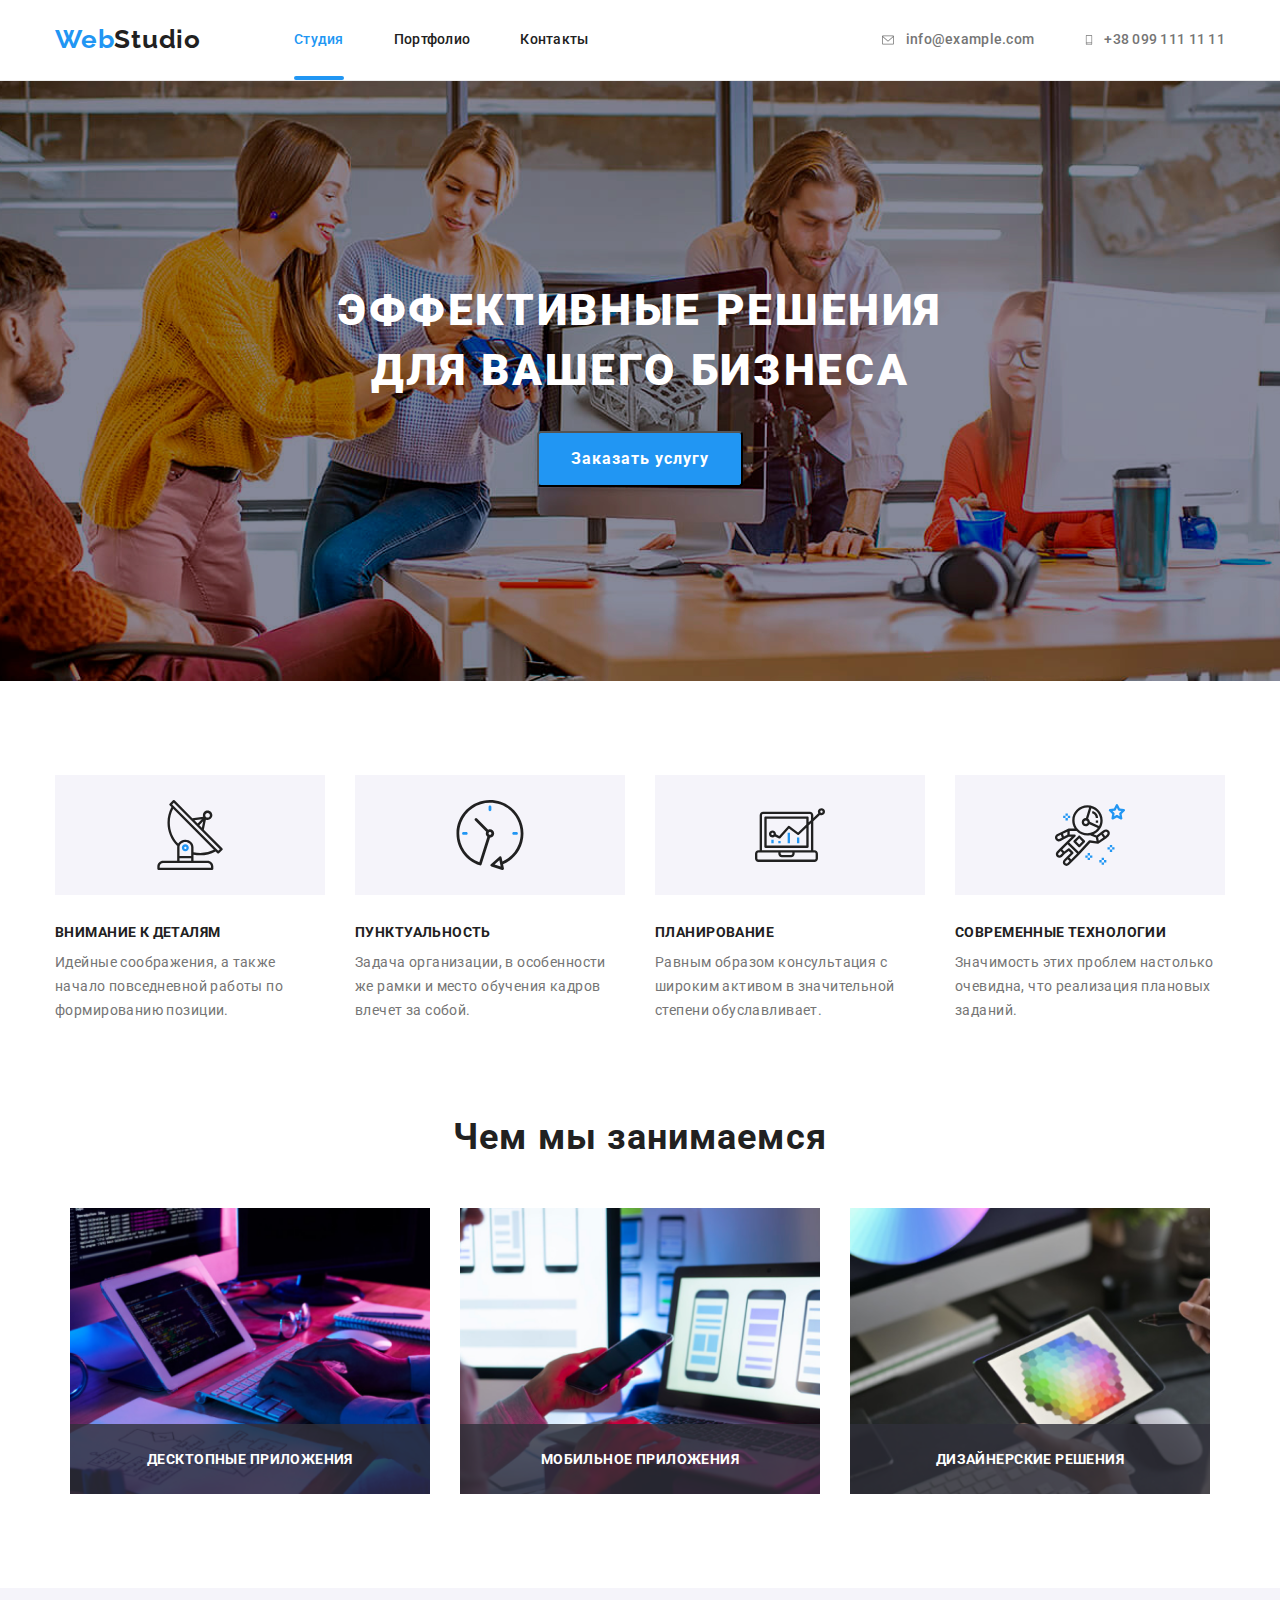
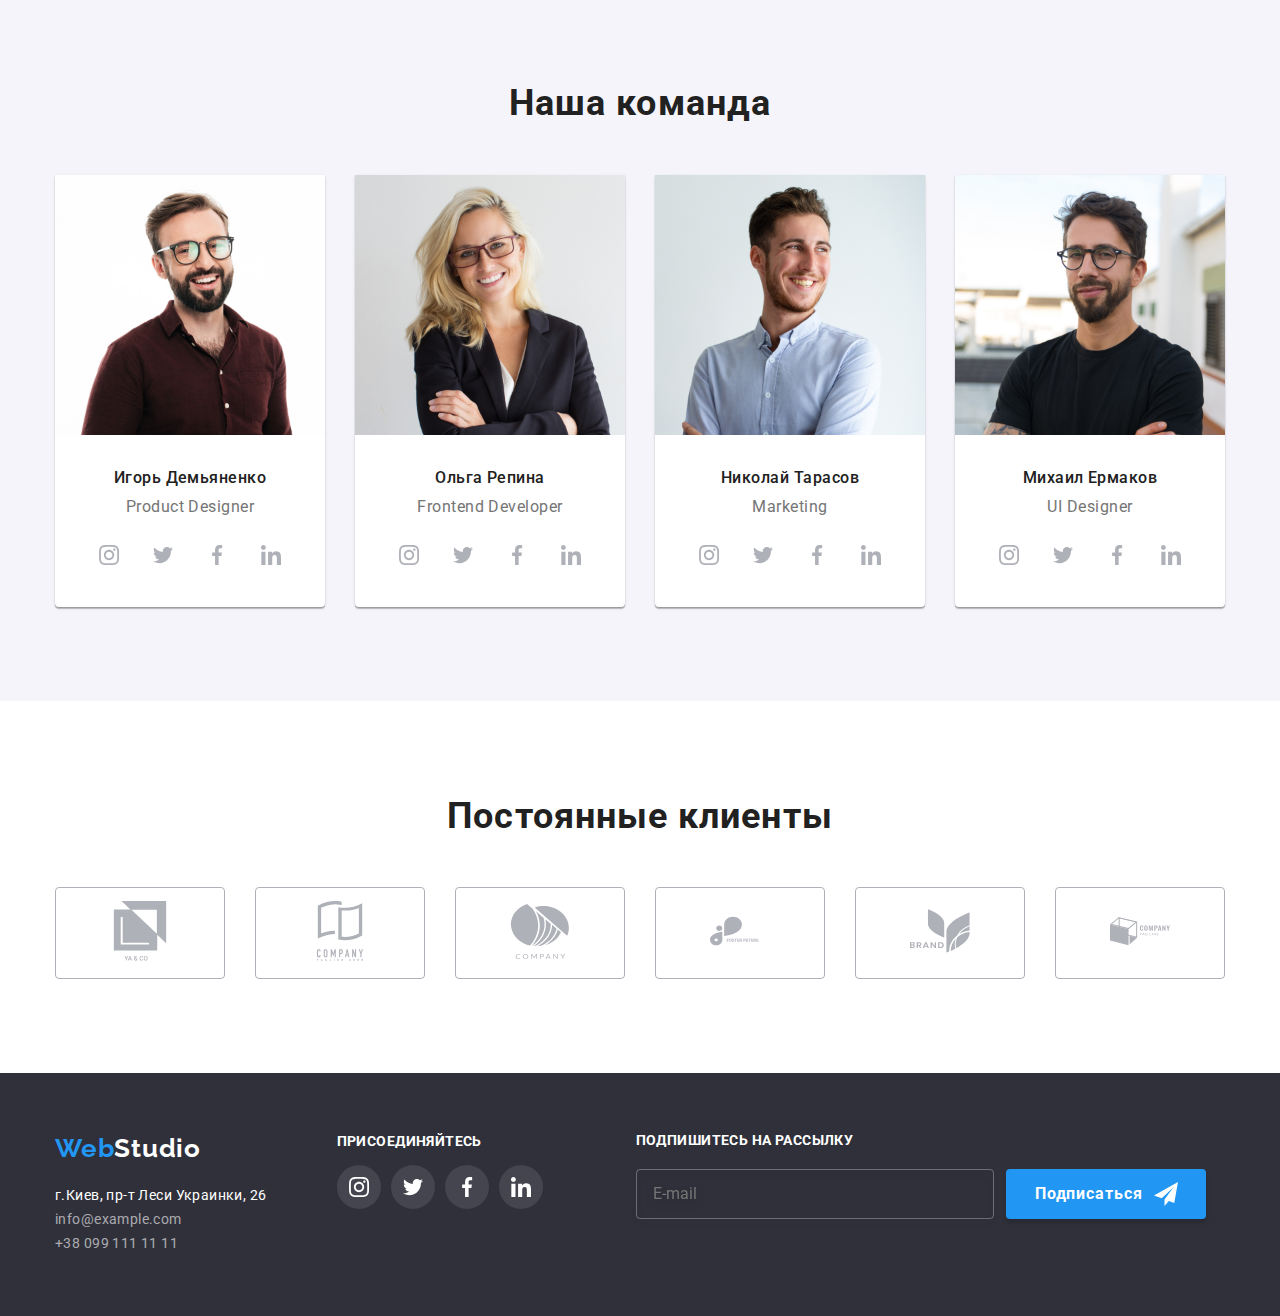
<file: index.html>
<!DOCTYPE html>
<html lang="ru">

<head>
    <meta charset="UTF-8" />
    <meta http-equiv="X-UA-Compatible" content="IE=edge" />
    <meta name="viewport" content="width=device-width, initial-scale=1.0" />
    <!--Fonts styles-->
    <link rel="preconnect" href="https://fonts.googleapis.com">
    <link rel="preconnect" href="https://fonts.gstatic.com" crossorigin>
    <link href="https://fonts.googleapis.com/css2?family=Raleway:wght@700&family=Roboto:wght@400;500;700&display=swap" rel="stylesheet">
    <title>HomeWork №7</title>
    <!--Table styles CSS3 and NORMALIZATOR-->
    <link rel="stylesheet" href="https://cdnjs.cloudflare.com/ajax/libs/modern-normalize/1.0.0/modern-normalize.min.css">
    <link rel="stylesheet" href="./css/main.min.css">
</head>

<body class="body" data-body>

    <!--Section HEADER-->
    <header class="head">
        <div class="container head-cont">
            <a href="./index.html" class="lg">Web<span class="lg-txt">Studio</span></a>
            <nav>
                <ul class="nav-page">
                    <li class="nav-link">
                        <a href="./index.html" class="navlink current">Студия</a>

                    </li>
                    <li class="nav-link">
                        <a href="./portfolio.html" class="navlink">Портфолио</a>

                    </li>
                    <li class="nav-link">
                        <a href="" class="navlink">Контакты</a>
                    </li>
                </ul>
            </nav>
            <ul class="contacts">
                <li class="head-contact">
                    <a href="mailto:info@devstudio.com " class="head-mail">
                        <svg class="icon-email" width="16" height="12">
                        <use href="./images/icons/icons.svg#icon-head-email"></use>
                        </svg> info@example.com
                    </a>
                </li>
                <li class="head-contact">
                    <a href="tel:+380991111111 " class="head-number">
                        <svg class="icon-tel" width="10" height="16">
                            <use href="./images/icons/icons.svg#icon-head-smart"></use>
                        </svg> +38 099 111 11 11
                    </a>
                </li>
            </ul>
        </div>
    </header>

    <!--Main content-->
    <main class="main">

        <!--Section HERO-->
        <section class="title">
            <h1 class="main-title">Эффективные решения для вашего бизнеса</h1>
            <button type="button" class="btn" data-modal-open>Заказать услугу</button>
        </section>
        <!--Section MODAL WINODW-->
        <div class="backdrop is-hidden" data-modal>
            <div class="modal">
                <button type="button" class="btn-close-modal" data-modal-close>
                    <svg class="btn-close" width="18" height="18">
                        <use href="./images/icons/special-icons.svg#ico-close-modal"></use>
                    </svg>
                </button>

                <form class="forma">
                    <p class="ttl-form">Оставьте свои данные, мы вам перезвоним</p>
                    <label class="mdl-lbl" for="user-name">Имя</label>
                    <div class="form-ico">
                        <input type="text" class="mdl-input" name="input-name" id="user-name">
                        <svg class="icon-form-1" width="12" height="12">
                            <use href="./images/icons/special-icons.svg#mdl-ico-1"></use>
                        </svg>
                    </div>
                    <label class="mdl-lbl" for="user-phone">Телефон</label>
                    <div class="form-ico">
                        <input type="tel" class="mdl-input" name="input-tel" id="user-phone">
                        <svg class="icon-form-2" width="13" height="13">
                            <use href="./images/icons/special-icons.svg#mdl-ico-2"></use>
                        </svg>
                    </div>
                    <label class="mdl-lbl" for="user-mail">Почта</label>
                    <div class="form-ico">
                        <input type="email" class="mdl-input" name="input-mail" id="user-mail">
                        <svg class="icon-form-3" width="13.5" height="14">
                            <use href="./images/icons/special-icons.svg#mdl-ico-3"></use>
                        </svg>
                    </div>

                    <label for="feedback" class="mdl-feedback">
                        <span class="mdl-lbl-feedback">Комментарий</span>
                        <textarea class="mdl-feedback-enter" name="feedback" rows="4" placeholder="Введите текст" id="feedback"></textarea>
                    </label>

                    <label class="mdl-lbl-checkbox">
                        <input class="mdl-input-checkbox" type="checkbox" name="checkbox-pact" required hidden>
                        <span class="form-castom-checkbox">
                        <svg class="castom-checkbox-icon" width="12" height="12">
                            <use href="./images/icons/special-icons.svg#flag"></use>
                        </svg>
                        </span>
                        <span class="checkbox-lbl">
                            Соглашаюсь с рассылкой и принимаю
                            <a
                              class="mdl-txtarea"
                              href="./index.html"
                              target="_blank"
                              rel="noopener nofollow noreferrer"
                            >
                              Условия договора
                            </a>
                          </span>
                    </label>
                    <button class="btn-send-form" type="submit">Отправить</button>
                </form>
            </div>
        </div>

        <!--Section ADVANTAGES-->
        <section class="advantage">
            <div>
                <h2 hidden>Преимущество</h2>
                <div class="container">
                    <ul class="advantage__list">
                        <li class="advantage__item">
                            <div class="advantage__icon">
                                <svg class="advantage-ico" width="70" height="70">
                                    <use href="./images/icons/advantages-icons.svg#icon-advan-1"></use>
                                </svg>
                            </div>
                            <h3 class="advantage__title">Внимание к деталям</h3>
                            <p class="advantage__txt">Идейные соображения, а также начало повседневной работы по формированию позиции.</p>
                        </li>
                        <li class="advantage__item">
                            <div class="advantage__icon">
                                <svg class="advantage-ico">
                                    <use href="./images/icons/advantages-icons.svg#icon-advan-2"></use>
                                </svg>
                            </div>
                            <h3 class="advantage__title">Пунктуальность</h3>
                            <p class="advantage__txt">Задача организации, в особенности же рамки и место обучения кадров влечет за собой.</p>
                        </li>
                        <li class="advantage__item">
                            <div class="advantage__icon">
                                <svg class="advantage-ico">
                                    <use href="./images/icons/advantages-icons.svg#icon-advan-3"></use>
                                </svg>
                            </div>
                            <h3 class="advantage__title">Планирование</h3>
                            <p class="advantage__txt">Равным образом консультация с широким активом в значительной степени обуславливает.</p>
                        </li>
                        <li class="advantage__item">
                            <div class="advantage__icon">
                                <svg class="advantage-ico">
                                    <use href="./images/icons/advantages-icons.svg#icon-advan-4"></use>
                                </svg>
                            </div>
                            <h3 class="advantage__title">Современные технологии</h3>
                            <p class="advantage__txt">Значимость этих проблем настолько очевидна, что реализация плановых заданий.</p>
                        </li>
                    </ul>
                </div>
            </div>
        </section>

        <!--Section OUR WORK-->
        <section class="work">
            <div class="container">
                <h2 class="work__title">Чем мы занимаемся</h2>
                <ul class="works">
                    <li class="work__img">
                        <div class="worked">
                            <img src="./images/index/Work/img-1.png" alt="высокая качество написанного кода" />
                            <p class="work__name">Десктопные приложения</p>
                        </div>
                    </li>
                    <li class="work__img">
                        <div class="worked">
                            <img src="./images/index/Work/img-3.png" alt="подбор макетов" />
                            <p class="work__name">Мобильное приложения</p>
                        </div>
                    </li>
                    <li class="work__img">
                        <div class="worked">
                            <img src="./images/index/Work/img-2.png" alt="подбор цветовой гаммы" />
                            <p class="work__name">дизайнерские решения</p>
                        </div>
                    </li>
                </ul>
            </div>
        </section>

        <!--Section TEAM-->
        <section class="team">
            <div class="container">
                <h2 class="team__title">Наша команда</h2>
                <ul class="team__list">
                    <li class="team__item">
                        <div>
                            <img src="./images/index/WorkGroup/img-1.jpg" alt="работник1" />
                        </div>
                        <div class="team-name">
                            <h3 class="team-title">Игорь Демьяненко</h3>
                            <p class="team-txt" lang="en">Product Designer</p>
                            <ul class="team-social list">
                                <li class="team-social-item">
                                    <a class="team-social link" href="" target="_blank" rel="noopener" aria-label="instagram">
                                        <svg class="team-social-icon" width="20" height="20">
                                            <use href="./images/icons/icons.svg#icon-instagram-wg"></use>
                                        </svg>
                                    </a>
                                </li>
                                <li class="team-social-item">
                                    <a class="team-social link" href="" target="_blank" rel="noopener" aria-label="twitter">
                                        <svg class="team-social-icon" width="20" height="20">
                                            <use href="./images/icons/icons.svg#icon-twitter-wg"></use>
                                        </svg>
                                    </a>
                                </li>
                                <li class="team-social-item">
                                    <a class="team-social link" href="" target="_blank" rel="noopener" aria-label="facebook">
                                        <svg class="team-social-icon" width="20" height="20">
                                            <use href="./images/icons/icons.svg#icon-facebook-wg"></use>
                                        </svg>
                                    </a>
                                </li>
                                <li class="team-social-item">
                                    <a class="team-social link" href="" target="_blank" rel="noopener" aria-label="linkedin">
                                        <svg class="team-social-icon" width="20" height="20">
                                            <use href="./images/icons/icons.svg#icon-linkedin-wg"></use>
                                        </svg>
                                    </a>
                                </li>
                            </ul>
                        </div>
                    </li>
                    <li class="team__item">
                        <div>
                            <img src="./images/index/WorkGroup/img-2.jpg" alt="работник2" />
                        </div>
                        <div class="team-name">
                            <h3 class="team-title">Ольга Репина</h3>
                            <p class="team-txt" lang="en">Frontend Developer</p>
                            <ul class="team-social list">
                                <li class="team-social-item">
                                    <a class="team-social link" href="" target="_blank" rel="noopener" aria-label="instagram">
                                        <svg class="team-social-icon" width="20" height="20">
                                            <use href="./images/icons/icons.svg#icon-instagram-wg"></use>
                                        </svg>
                                    </a>
                                </li>
                                <li class="team-social-item">
                                    <a class="team-social link" href="" target="_blank" rel="noopener" aria-label="twitter">
                                        <svg class="team-social-icon" width="20" height="20">
                                            <use href="./images/icons/icons.svg#icon-twitter-wg"></use>
                                        </svg>
                                    </a>
                                </li>
                                <li class="team-social-item">
                                    <a class="team-social link" href="" target="_blank" rel="noopener" aria-label="facebook">
                                        <svg class="team-social-icon" width="20" height="20">
                                            <use href="./images/icons/icons.svg#icon-facebook-wg"></use>
                                        </svg>
                                    </a>
                                </li>
                                <li class="team-social-item">
                                    <a class="team-social link" href="" target="_blank" rel="noopener" aria-label="linkedin">
                                        <svg class="team-social-icon" width="20" height="20">
                                            <use href="./images/icons/icons.svg#icon-linkedin-wg"></use>
                                        </svg>
                                    </a>
                                </li>
                            </ul>
                        </div>
                    </li>
                    <li class="team__item">
                        <div>
                            <img src="./images/index/WorkGroup/img-3.jpg" alt="работник3" />
                        </div>
                        <div class="team-name">
                            <h3 class="team-title">Николай Тарасов</h3>
                            <p class="team-txt" lang="en">Marketing</p>
                            <ul class="team-social list">
                                <li class="team-social-item">
                                    <a class="team-social link" href="" target="_blank" rel="noopener" aria-label="instagram">
                                        <svg class="team-social-icon" width="20" height="20">
                                            <use href="./images/icons/icons.svg#icon-instagram-wg"></use>
                                        </svg>
                                    </a>
                                </li>
                                <li class="team-social-item">
                                    <a class="team-social link" href="" target="_blank" rel="noopener" aria-label="twitter">
                                        <svg class="team-social-icon" width="20" height="20">
                                            <use href="./images/icons/icons.svg#icon-twitter-wg"></use>
                                        </svg>
                                    </a>
                                </li>
                                <li class="team-social-item">
                                    <a class="team-social link" href="" target="_blank" rel="noopener" aria-label="facebook">
                                        <svg class="team-social-icon" width="20" height="20">
                                            <use href="./images/icons/icons.svg#icon-facebook-wg"></use>
                                        </svg>
                                    </a>
                                </li>
                                <li class="team-social-item">
                                    <a class="team-social link" href="" target="_blank" rel="noopener" aria-label="linkedin">
                                        <svg class="team-social-icon" width="20" height="20">
                                            <use href="./images/icons/icons.svg#icon-linkedin-wg"></use>
                                        </svg>
                                    </a>
                                </li>
                            </ul>
                        </div>
                    </li>
                    <li class="team__item">
                        <div>
                            <img src="./images/index/WorkGroup/img-4.jpg" alt="работник4" />
                        </div>
                        <div class="team-name">
                            <h3 class="team-title">Михаил Ермаков</h3>
                            <p class="team-txt" lang="en">UI Designer</p>
                            <ul class="team-social list">
                                <li class="team-social-item">
                                    <a class="team-social link" href="" target="_blank" rel="noopener" aria-label="instagram">
                                        <svg class="team-social-icon" width="20" height="20">
                                            <use href="./images/icons/icons.svg#icon-instagram-wg"></use>
                                        </svg>
                                    </a>
                                </li>
                                <li class="team-social-item">
                                    <a class="team-social link" href="" target="_blank" rel="noopener" aria-label="twitter">
                                        <svg class="team-social-icon" width="20" height="20">
                                            <use href="./images/icons/icons.svg#icon-twitter-wg"></use>
                                        </svg>
                                    </a>
                                </li>
                                <li class="team-social-item">
                                    <a class="team-social link" href="" target="_blank" rel="noopener" aria-label="facebook">
                                        <svg class="team-social-icon" width="20" height="20">
                                            <use href="./images/icons/icons.svg#icon-facebook-wg"></use>
                                        </svg>
                                    </a>
                                </li>
                                <li class="team-social-item">
                                    <a class="team-social link" href="" target="_blank" rel="noopener" aria-label="linkedin">
                                        <svg class="team-social-icon" width="20" height="20">
                                            <use href="./images/icons/icons.svg#icon-linkedin-wg"></use>
                                        </svg>
                                    </a>
                                </li>
                            </ul>
                        </div>
                    </li>
                </ul>
            </div>
        </section>

        <!--Section PARTNERS-->
        <section class="clients">
            <div class="container">
                <h2 class="client__title">Постоянные клиенты</h2>
                <ul class="client__list">
                    <li class="client__item">
                        <a href="" class="client" target="_blank" rel="noopener" aria-label="instagram">
                            <svg class="client-ico" width="106" height="60">
                                <use href="./images/icons/icons.svg#icon-client-1"></use>
                            </svg>
                        </a>
                    </li>
                    <li class="client__item">
                        <a href="" class="client" target="_blank" rel="noopener" aria-label="instagram">
                            <svg class="client-ico" width="106" height="60">
                                <use href="./images/icons/icons.svg#icon-client-2"></use>
                            </svg>
                        </a>
                    </li>
                    <li class="client__item">
                        <a href="" class="client" target="_blank" rel="noopener" aria-label="instagram">
                            <svg class="client-ico" width="106" height="60">
                                <use href="./images/icons/icons.svg#icon-client-3"></use>
                            </svg>
                        </a>
                    </li>
                    <li class="client__item">
                        <a href="" class="client" target="_blank" rel="noopener" aria-label="instagram">
                            <svg class="client-ico" width="106" height="60">
                                <use href="./images/icons/icons.svg#icon-client-4"></use>
                            </svg>
                        </a>
                    </li>
                    <li class="client__item">
                        <a href="" class="client" target="_blank" rel="noopener" aria-label="instagram">
                            <svg class="client-ico" width="106" height="60">
                                <use href="./images/icons/icons.svg#icon-client-5"></use>
                            </svg>
                        </a>
                    </li>
                    <li class="client__item">
                        <a href="" class="client" target="_blank" rel="noopener" aria-label="instagram">
                            <svg class="client-ico" width="106" height="60">
                                <use href="./images/icons/icons.svg#icon-client-6"></use>
                            </svg>
                        </a>
                    </li>
                </ul>
            </div>
        </section>
    </main>

    <!--Section FOOTER-->
    <footer class="foot">
        <div class="container foot-container">
            <div>
                <a href="./index.html" class="lg-foot">Web<span class="lg-foot-txt">Studio</span></a>
                <address>
                <ul class="adress-foot">
                    <li>
                        <a href="https://goo.gl/maps/8R3EhHBzdhoJE6LNA" class="foot-map" target="_blank" rel="noopener nofollow noreferrer">г.Киев, пр-т Леси Украинки, 26</a>
                    </li>
                    <li>
                        <a href="mailto:info@example.com" class="foot-mail">info@example.com</a>
                    </li>
                    <li>
                        <a href="tel:+380991111111" class="foot-number">+38 099 111 11 11</a>
                    </li>
                </ul>
            </address>
            </div>
            <div class="social-icons">
                <p class="social-icons-txt">присоединяйтесь</p>
                <ul class="social-icons-list">
                    <li class="social-icon-item">
                        <a href="" class="social-link">
                            <svg class="media-link" width="20" height="20">
                                <use href="./images/icons/icons.svg#icon-foot-instagram"></use>
                            </svg>
                        </a>
                    </li>
                    <li class="social-icon-item">
                        <a href="" class="social-link">
                            <svg class="media-link" width="20" height="20">
                                <use href="./images/icons/icons.svg#icon-foot-twitter"></use>
                            </svg>
                        </a>
                    </li>
                    <li class="social-icon-item">
                        <a href="" class="social-link">
                            <svg class="media-link" width="20" height="20">
                                <use href="./images/icons/icons.svg#icon-foot-facebook"></use>
                            </svg>
                        </a>
                    </li>
                    <li class="social-icon-item">
                        <a href="" class="social-link">
                            <svg class="media-link" width="20" height="20">
                                <use href="./images/icons/icons.svg#icon-foot-linkedin"></use>
                            </svg>
                        </a>
                    </li>
                </ul>
            </div>
            <div class="subscribe">
                <p class="subscribe-txt">Подпишитесь на рассылку</p>
                <form class="foot-form">
                    <input class="foot-form-input" type="email" name="user-email" placeholder="E-mail" required>
                    <button class="subscribe-btn" type="submit">
                    Подписаться
                    <svg class="subscribe-svg" width="24" height="24">
                        <use href="./images/icons/special-icons.svg#send-ico"></use>
                    </svg>
                </button>
                </form>
            </div>
        </div>
    </footer>
    <script src="./scripts/modal.js"></script>
</body>

</html>
</file>
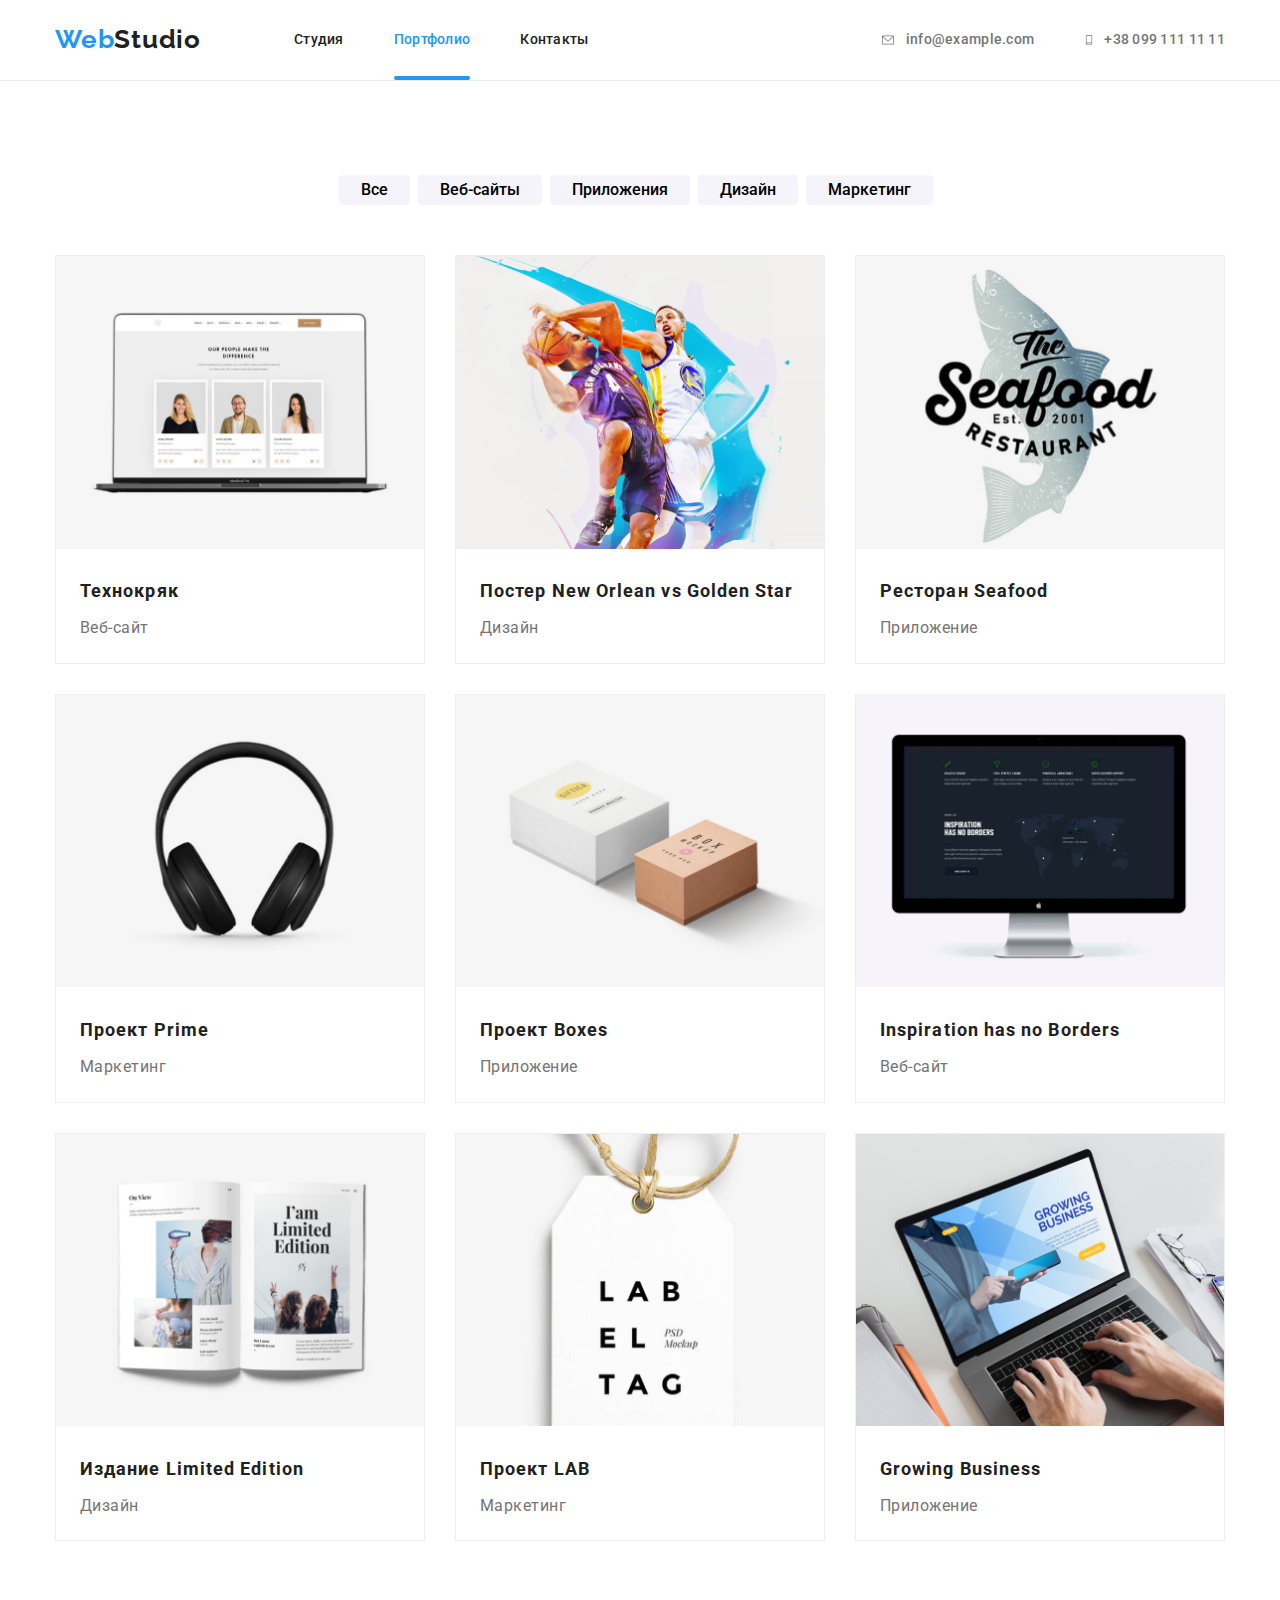
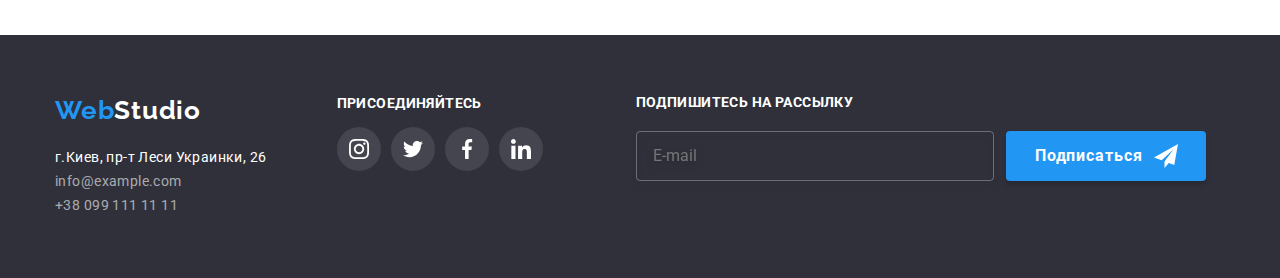
<file: portfolio.html>
<!DOCTYPE html>
<html lang="ru">

<head>
    <meta charset="UTF-8">
    <meta http-equiv="X-UA-Compatible" content="IE=edge">
    <meta name="viewport" content="width=device-width, initial-scale=1.0">
    <!--Fonts styles-->
    <link rel="preconnect" href="https://fonts.googleapis.com">
    <link rel="preconnect" href="https://fonts.gstatic.com" crossorigin>
    <link href="https://fonts.googleapis.com/css2?family=Raleway:wght@700&family=Roboto:wght@400;500;700&display=swap" rel="stylesheet">
    <title>Portfolio</title>
    <!--Table styles CSS3 and NORMALIZATOR-->
    <link rel="stylesheet" href="https://cdnjs.cloudflare.com/ajax/libs/modern-normalize/1.0.0/modern-normalize.min.css">
    <link rel="stylesheet" href="./css/main.min.css">
</head>

<body class="body">
    <!--Section HEADER-->
    <header class="head">
        <div class="container head-cont">
            <a href="./index.html" class="lg">Web<span class="lg-txt">Studio</span></a>
            <nav>
                <ul class="nav-page">
                    <li class="nav-link">
                        <a href="./index.html" class="navlink">Студия</a>

                    </li>
                    <li class="nav-link">
                        <a href="./portfolio.html" class="navlink current">Портфолио</a>

                    </li>
                    <li class="nav-link">
                        <a href="" class="navlink">Контакты</a>
                    </li>
                </ul>
            </nav>
            <ul class="contacts">
                <li class="head-contact">
                    <a href="mailto:info@devstudio.com " class="head-mail">
                        <svg class="icon-email" width="16" height="12">
                        <use href="./images/icons/icons.svg#icon-head-email"></use>
                        </svg> info@example.com
                    </a>
                </li>
                <li class="head-contact">
                    <a href="tel:+380991111111 " class="head-number">
                        <svg class="icon-tel" width="10" height="16">
                            <use href="./images/icons/icons.svg#icon-head-smart"></use>
                        </svg> +38 099 111 11 11
                    </a>
                </li>
            </ul>
        </div>
    </header>

    <!--Section MAIN-->
    <main>
        <section class="portfolio-main">
            <div class="container">
                <h1 hidden>Проекты</h1>
                <!-- LIST FILTRES -->
                <ul class="filtr">
                    <li class="btn-li">
                        <button type="button" class="btn-filtr current-2">Все</button>
                    </li>
                    <li class="btn-li">
                        <button type="button" class="btn-filtr">Веб-сайты</button>
                    </li>
                    <li class="btn-li">
                        <button type="button" class="btn-filtr">Приложения</button>
                    </li>
                    <li class="btn-li">
                        <button type="button" class="btn-filtr">Дизайн</button>
                    </li>
                    <li class="btn-li">
                        <button type="button" class="btn-filtr">Mаркетинг</button>
                    </li>
                </ul>
            </div>
            <!-- PROJECTS -->
            <div class="container">
                <ul class="projects">
                    <li class="project">
                        <div class="photo-project">
                            <img src="./images/portfolio/img-1.png" alt="" width="370" height="294">
                            <div class="desc">
                                <p class="desc-txt">Ресурс предлагает комплексные предложения с разным уровнем функционала и сервисов. Все это позволит посетителю получить исчерпывающие сведения о компании или частном лице.</p>
                            </div>
                        </div>
                        <div class="project-name">
                            <h2 class="title-project">Технокряк</h2>
                            <p class="subtitle-project">Веб-сайт</p>
                        </div>
                    </li>
                    <li class="project">
                        <div class="photo-project">
                            <img src="./images/portfolio/img-2.png" alt="" width="370" height="294">
                            <div class="desc">
                                <p class="desc-txt">Ресурс предлагает комплексные предложения с разным уровнем функционала и сервисов. Все это позволит посетителю получить исчерпывающие сведения о компании или частном лице.</p>
                            </div>
                        </div>
                        <div class="project-name">
                            <h2 class="title-project">Постер New Orlean vs Golden Star</h2>
                            <p class="subtitle-project">Дизайн</p>
                        </div>
                    </li>
                    <li class="project">
                        <div class="photo-project">
                            <img src="./images/portfolio/img-3.png" alt="" width="370" height="294">
                            <div class="desc">
                                <p class="desc-txt">Ресурс предлагает комплексные предложения с разным уровнем функционала и сервисов. Все это позволит посетителю получить исчерпывающие сведения о компании или частном лице.</p>
                            </div>
                        </div>
                        <div class="project-name">
                            <h2 class="title-project">Ресторан Seafood</h2>
                            <p class="subtitle-project">Приложение</p>
                        </div>
                    </li>
                    <li class="project">
                        <div class="photo-project">
                            <img src="./images/portfolio/img-4.png" alt="" width="370" height="294">
                            <div class="desc">
                                <p class="desc-txt">Ресурс предлагает комплексные предложения с разным уровнем функционала и сервисов. Все это позволит посетителю получить исчерпывающие сведения о компании или частном лице.</p>
                            </div>
                        </div>
                        <div class="project-name">
                            <h2 class="title-project">Проект Prime</h2>
                            <p class="subtitle-project">Маркетинг</p>
                        </div>
                    </li>
                    <li class="project">
                        <div class="photo-project">
                            <img src="./images/portfolio/img-5.png" alt="" width="370" height="294">
                            <div class="desc">
                                <p class="desc-txt">Ресурс предлагает комплексные предложения с разным уровнем функционала и сервисов. Все это позволит посетителю получить исчерпывающие сведения о компании или частном лице.</p>
                            </div>
                        </div>
                        <div class="project-name">
                            <h2 class="title-project">Проект Boxes</h2>
                            <p class="subtitle-project">Приложение</p>
                        </div>
                    </li>
                    <li class="project">
                        <div class="photo-project">
                            <img src="./images/portfolio/img-6.png" alt="" width="370" height="294">
                            <div class="desc">
                                <p class="desc-txt">Ресурс предлагает комплексные предложения с разным уровнем функционала и сервисов. Все это позволит посетителю получить исчерпывающие сведения о компании или частном лице.</p>
                            </div>
                        </div>
                        <div class="project-name">
                            <h2 class="title-project" lang="en">Inspiration has no Borders</h2>
                            <p class="subtitle-project">Веб-сайт</p>
                        </div>
                    </li>
                    <li class="project">
                        <div class="photo-project">
                            <img src="./images/portfolio/img-7.png" alt="" width="370" height="294">
                            <div class="desc">
                                <p class="desc-txt">Ресурс предлагает комплексные предложения с разным уровнем функционала и сервисов. Все это позволит посетителю получить исчерпывающие сведения о компании или частном лице.</p>
                            </div>
                        </div>
                        <div class="project-name">
                            <h2 class="title-project">Издание Limited Edition</h2>
                            <p class="subtitle-project">Дизайн</p>
                        </div>
                    </li>
                    <li class="project">
                        <div class="photo-project">
                            <img src="./images/portfolio/img-8.png" alt="" width="370" height="294">
                            <div class="desc">
                                <p class="desc-txt">Ресурс предлагает комплексные предложения с разным уровнем функционала и сервисов. Все это позволит посетителю получить исчерпывающие сведения о компании или частном лице.</p>
                            </div>
                        </div>
                        <div class="project-name">
                            <h2 class="title-project">Проект LAB</h2>
                            <p class="subtitle-project">Маркетинг</p>
                        </div>
                    </li>
                    <li class="project">
                        <div class="photo-project">
                            <img src="./images/portfolio/img-9.png" alt="" width="370" height="294">
                            <div class="desc">
                                <p class="desc-txt">Ресурс предлагает комплексные предложения с разным уровнем функционала и сервисов. Все это позволит посетителю получить исчерпывающие сведения о компании или частном лице.</p>
                            </div>
                        </div>
                        <div class="project-name">
                            <h2 class="title-project" lang="en">Growing Business</h2>
                            <p class="subtitle-project">Приложение</p>
                        </div>
                    </li>
                </ul>
            </div>
        </section>
    </main>

    <!--Section FOOTER-->
    <footer class="foot">
        <div class="container foot-container">
            <div>
                <a href="./index.html" class="lg-foot">Web<span class="lg-foot-txt">Studio</span></a>
                <address>
                <ul class="adress-foot">
                    <li>
                        <a href="https://goo.gl/maps/8R3EhHBzdhoJE6LNA" class="foot-map" target="_blank" rel="noopener nofollow noreferrer">г.Киев, пр-т Леси Украинки, 26</a>
                    </li>
                    <li>
                        <a href="mailto:info@example.com" class="foot-mail">info@example.com</a>
                    </li>
                    <li>
                        <a href="tel:+380991111111" class="foot-number">+38 099 111 11 11</a>
                    </li>
                </ul>
            </address>
            </div>
            <div class="social-icons">
                <p class="social-icons-txt">присоединяйтесь</p>
                <ul class="social-icons-list">
                    <li class="social-icon-item">
                        <a href="" class="social-link">
                            <svg class="media-link" width="20" height="20">
                                <use href="./images/icons/icons.svg#icon-foot-instagram"></use>
                            </svg>
                        </a>
                    </li>
                    <li class="social-icon-item">
                        <a href="" class="social-link">
                            <svg class="media-link" width="20" height="20">
                                <use href="./images/icons/icons.svg#icon-foot-twitter"></use>
                            </svg>
                        </a>
                    </li>
                    <li class="social-icon-item">
                        <a href="" class="social-link">
                            <svg class="media-link" width="20" height="20">
                                <use href="./images/icons/icons.svg#icon-foot-facebook"></use>
                            </svg>
                        </a>
                    </li>
                    <li class="social-icon-item">
                        <a href="" class="social-link">
                            <svg class="media-link" width="20" height="20">
                                <use href="./images/icons/icons.svg#icon-foot-linkedin"></use>
                            </svg>
                        </a>
                    </li>
                </ul>
            </div>
            <div class="subscribe">
                <p class="subscribe-txt">Подпишитесь на рассылку</p>
                <form class="foot-form">
                    <input class="foot-form-input" type="email" name="user-email" placeholder="E-mail" required>
                    <button class="subscribe-btn" type="submit">
                    Подписаться
                    <svg class="subscribe-svg" width="24" height="24">
                        <use href="./images/icons/special-icons.svg#send-ico"></use>
                    </svg>
                </button>
                </form>
            </div>
        </div>
    </footer>
</body>

</html>
</file>
<file: css/main.min.css>
:root{--main-fonts: "Roboto", sans-serif;--secondary-font: "Raleway", sans-serif;--main-txt-cl: #212121;--secondary-txt-cl: #FFFFFF;--thirty-txt-cl: #2196F3;--fourth-txt-cl: #757575;--main-bg-cl: #23242C;--secondary-bg-cl: #2196F3;--thirty-bg-cl: #188CE8;--fourth-bg-cl: #F5F4FA;--fifth-bg-cl: #FFFFFF;--sixth_bg-cl: #2F303A;--main-cl: #212121;--secondary-cl: #FFFFFF;--thirty-cl: #2196F3;--fourth-cl: #757575;--main-ico-cl: #757575;--secondary-ico-cl: #2196F3;--thirty-ico-cl: #FFFFFF;--fourth-ico-cl: #AFB1B8;--items: 3;--indent: 30px;--anim-slow: 600ms cubic-bezier(0.4, 0, 0.2, 1);--anim-fast: 300ms cubic-bezier(0.4, 0, 0.2, 1)}.body{font-family:var(--main-fonts);font-style:normal}li{list-style-type:none}a{text-decoration:none}ul,div,h2,h3,p{margin:0;padding:0}img{width:100%;height:auto}.container{width:1200px;margin-left:auto;margin-right:auto;padding-left:15px;padding-right:15px}.lg{font-family:var(--secondary-font);font-weight:700;font-size:26px;line-height:1.19;letter-spacing:.03em;color:var(--thirty-txt-cl);margin-top:24px}.lg-txt{color:var(--main-txt-cl)}.lg-foot{font-family:var(--secondary-font);font-weight:700;font-size:26px;line-height:1.19;letter-spacing:.03em;color:var(--thirty-txt-cl);padding-bottom:20px}.lg-foot-txt{color:var(--secondary-txt-cl)}.team-social{height:44px}.team-social .link{-webkit-transition:color var(--anim-slow),background-color var(--anim-slow);transition:color var(--anim-slow),background-color var(--anim-slow);-webkit-transition-delay:300ms;transition-delay:300ms}.team-social-icon{fill:var(--fourth-ico-cl)}.team-social-item{width:44px;height:44px}.team-social-item:not(:last-child){margin-right:10px}.link{display:-webkit-box;display:-ms-flexbox;display:flex;-webkit-box-pack:center;-ms-flex-pack:center;justify-content:center;-webkit-box-align:center;-ms-flex-align:center;align-items:center;border:1px solid var(--secondary-cl);background-color:var(--fifth-bg-cl);border-radius:50%}.link:focus,.link:hover{background-color:var(--thirty-bg-cl)}.link:focus>.team-social-icon,.link:hover>.team-social-icon{fill:var(--thirty-ico-cl)}.list{display:-webkit-box;display:-ms-flexbox;display:flex;-webkit-box-pack:center;-ms-flex-pack:center;justify-content:center;-webkit-box-align:center;-ms-flex-align:center;align-items:center;-webkit-transition:color var(--anim-slow);transition:color var(--anim-slow)}.subscribe-svg{position:absolute;fill:var(--thirty-ico-cl);top:13px;right:28px}.social-icons{margin-left:70px}.social-icons-txt{color:var(--secondary-txt-cl);font-style:normal;font-weight:700;font-size:14px;line-height:16px;letter-spacing:.03em;text-transform:uppercase}.social-icons-list{display:-webkit-box;display:-ms-flexbox;display:flex;-webkit-box-align:center;-ms-flex-align:center;align-items:center;margin-top:16px;width:auto}.social-link{display:-webkit-box;display:-ms-flexbox;display:flex;width:44px;height:44px;-webkit-box-pack:center;-ms-flex-pack:center;justify-content:center;border-radius:50%;background-color:rgba(255,255,255,.1019607843);-webkit-box-align:center;-ms-flex-align:center;align-items:center;-webkit-transition:background-color var(--anim-slow);transition:background-color var(--anim-slow);-webkit-transition-delay:300ms;transition-delay:300ms}.social-link:hover,.social-link:focus{background-color:var(--secondary-bg-cl)}.social-icon-item:not(:last-child){margin-right:10px}.media-link{fill:var(--thirty-ico-cl)}.btn-filtr{background-color:var(--fourth-bg-cl);border-radius:4px;font-weight:500;font-size:16px;padding:6px 22px;text-align:center;border:none;display:block}.subscribe-btn{margin-left:12px;position:relative;width:200px;padding:10px 29px;-webkit-box-shadow:0px 4px 4px rgba(0,0,0,.1490196078);box-shadow:0px 4px 4px rgba(0,0,0,.1490196078);border-radius:4px;border:0;background-color:var(--secondary-bg-cl);font-weight:700;font-size:16px;line-height:1.87;display:-webkit-box;display:-ms-flexbox;display:flex;-webkit-box-align:center;-ms-flex-align:center;align-items:center;text-align:center;letter-spacing:.06em;color:var(--secondary-txt-cl)}.subscribe-btn:hover{background-color:var(--thirty-bg-cl)}.btn-close-modal{position:absolute;top:8px;right:8px;display:-webkit-box;display:-ms-flexbox;display:flex;background-color:rgba(0,0,0,0);-webkit-box-pack:center;-ms-flex-pack:center;justify-content:center;-webkit-box-align:center;-ms-flex-align:center;align-items:center;height:30px;width:30px;border-radius:50%;padding:0;border:1px solid rgba(0,0,0,.1019607843);cursor:pointer}.btn-close-modal:hover>.btn-close{fill:var(--secondary-ico-cl)}.btn-send-form{display:-webkit-box;display:-ms-flexbox;display:flex;margin-top:30px;margin-left:auto;margin-right:auto;background:var(--secondary-bg-cl);border-radius:4px;border:0;color:var(--secondary-txt-cl);padding:10px 55px 10px 56px;-webkit-box-pack:center;-ms-flex-pack:center;justify-content:center;-webkit-box-align:center;-ms-flex-align:center;align-items:center;font-weight:700;font-size:16px;line-height:1.87;letter-spacing:.06em}.btn-send-form:hover{-webkit-box-shadow:0px 4px 4px rgba(0,0,0,.15);box-shadow:0px 4px 4px rgba(0,0,0,.15);background-color:var(--thirty-bg-cl)}.project-name{padding:20px 24px}.title-project{font-size:18px;line-height:2;letter-spacing:.06em;color:var(--main-txt-cl);margin-bottom:4px}.subtitle-project{font-weight:400;font-size:16px;line-height:1.87;letter-spacing:.03em;color:var(--fourth-txt-cl);margin:0}.projects{display:-webkit-box;display:-ms-flexbox;display:flex;-ms-flex-wrap:wrap;flex-wrap:wrap;margin:-15px}.project{-webkit-box-sizing:border-box;box-sizing:border-box;background-color:var(--fifth-bg-cl);border:1px solid #eee;margin:15px;width:calc(33.3333333333% - 30px);position:relative}.project:focus,.project:hover{-webkit-box-shadow:0px 1px 1px rgba(0,0,0,.1215686275),0px 4px 4px rgba(0,0,0,.0588235294),1px 4px 6px rgba(0,0,0,.1607843137);box-shadow:0px 1px 1px rgba(0,0,0,.1215686275),0px 4px 4px rgba(0,0,0,.0588235294),1px 4px 6px rgba(0,0,0,.1607843137)}.project:hover .desc{-webkit-transform:translateY(0);transform:translateY(0)}.photo-project{overflow:hidden;position:relative}.desc{position:absolute;left:0;top:0;-webkit-transform:translateY(102%);transform:translateY(102%);display:-webkit-box;display:-ms-flexbox;display:flex;-webkit-box-align:center;-ms-flex-align:center;align-items:center;-webkit-box-pack:center;-ms-flex-pack:center;justify-content:center;background-color:rgba(33,150,243,.8980392157);padding:65px 24px;-webkit-transition:-webkit-transform var(--anim-fast);transition:-webkit-transform var(--anim-fast);transition:transform var(--anim-fast);transition:transform var(--anim-fast), -webkit-transform var(--anim-fast)}.desc-txt{color:var(--secondary-txt-cl);font-weight:400;font-size:18px;line-height:1.5;letter-spacing:.03em}.forma{padding:40px;-webkit-box-pack:center;-ms-flex-pack:center;justify-content:center;-webkit-box-align:center;-ms-flex-align:center;align-items:center;-webkit-box-orient:vertical;-webkit-box-direction:normal;-ms-flex-direction:column;flex-direction:column}header{border-bottom:1px solid #ececec}.head-cont{display:-webkit-box;display:-ms-flexbox;display:flex}.nav-page{display:-webkit-box;display:-ms-flexbox;display:flex;margin-left:93px}.navlink{display:block;font-weight:500;font-size:14px;line-height:1.14;letter-spacing:.02em;color:var(--main-txt-cl);-webkit-transition:color var(--anim-slow),background-color var(--anim-slow);transition:color var(--anim-slow),background-color var(--anim-slow);padding:32px 0}.nav-link{margin-right:50px}.nav-link:hover a,.nav-link:focus a{color:var(--thirty-txt-cl)}.nav-link:last-child{margin-right:0}.current{position:relative;color:var(--thirty-txt-cl)}.current::after{content:"";position:absolute;width:100%;height:4px;border-radius:4px;background:var(--thirty-cl);left:0;bottom:0}.contacts{display:-webkit-box;display:-ms-flexbox;display:flex;margin-left:auto;padding:32px 0}.head-mail,.head-number{font-weight:500;font-size:14px;line-height:1.14;letter-spacing:.02em;color:var(--fourth-txt-cl);padding-right:50px;display:-webkit-box;display:-ms-flexbox;display:flex;-webkit-transition:color var(--anim-slow);transition:color var(--anim-slow)}.head-number{padding-right:0}.head-mail:hover,.head-mail:focus,.head-number:hover,.head-number:focus{color:var(--thirty-txt-cl)}.icon-email,.icon-tel{margin-right:10px;fill:var(--main-ico-cl);-webkit-transition:fill var(--anim-slow);transition:fill var(--anim-slow)}.icon-email{margin-top:2px}.head-mail:hover>.icon-email,.head-mail:focus>.icon-email,.head-number:hover>.icon-tel,.head-number:focus>.icon-tel{fill:var(--secondary-ico-cl)}.title{background-color:var(--main-bg-cl);background-image:url(../images/img-bg/main-img.png);background-repeat:no-repeat;background-position:center;background-size:cover;max-width:1600px;max-height:600px;display:-webkit-box;display:-ms-flexbox;display:flex;-webkit-box-orient:vertical;-webkit-box-direction:normal;-ms-flex-direction:column;flex-direction:column;padding:200px 0;margin:0 auto}.main-title{font-weight:900;font-size:44px;line-height:1.36;text-align:center;letter-spacing:.06em;text-transform:uppercase;color:var(--secondary-txt-cl);margin:0;margin-bottom:30px;max-width:696px;margin-right:auto;margin-left:auto}.btn{background-color:var(--secondary-bg-cl);-webkit-box-shadow:0px 4px 4px rgba(0,0,0,.149);box-shadow:0px 4px 4px rgba(0,0,0,.149);border-radius:4px;color:var(--secondary-txt-cl);font-weight:700;font-size:16px;line-height:2;text-align:center;letter-spacing:.06em;padding:10px 32px;margin-left:auto;margin-right:auto;cursor:pointer;-webkit-transition:background-color var(--anim-slow);transition:background-color var(--anim-slow)}.btn:hover,.btn:focus{background-color:var(--thirty-bg-cl);-webkit-box-shadow:0px 4px 4px rgba(0,0,0,.15);box-shadow:0px 4px 4px rgba(0,0,0,.15);border-radius:4px;color:var(--secondary-txt-cl);font-weight:700;font-size:16px;line-height:2;text-align:center;letter-spacing:.06em;padding:10px 32px}.advantage{font-size:14px;line-height:1.14;letter-spacing:.03em;color:var(--main-txt-cl);padding:94px 0}.advantage__list{display:-webkit-box;display:-ms-flexbox;display:flex;-webkit-box-pack:justify;-ms-flex-pack:justify;justify-content:space-between;width:1170px;gap:30px}.advantage__item{width:calc(33.3333333333% - 30px);margin:0;display:block}.advantage__icon{width:270px;height:120px;background-color:var(--fourth-bg-cl);margin-bottom:30px;display:-webkit-box;display:-ms-flexbox;display:flex;-webkit-box-pack:center;-ms-flex-pack:center;justify-content:center;-webkit-box-align:center;-ms-flex-align:center;align-items:center}.advantage-ico{width:70px;height:70px}.advantage__title{font-weight:700;font-size:14px;line-height:1.14;letter-spacing:.03em;text-transform:uppercase;color:var(--main-txt-cl);margin:0;margin-bottom:10px}.advantage__txt{font-weight:400;font-size:14px;line-height:1.7;letter-spacing:.03em;color:var(--fourth-txt-cl);margin:0}.work__title{font-weight:700;font-size:36px;line-height:1.17;text-align:center;letter-spacing:.03em;color:var(--main-txt-cl);padding-bottom:50px}.work{padding-bottom:94px}.works{display:-webkit-box;display:-ms-flexbox;display:flex;margin:-15px;margin-right:auto;margin-left:auto}.works:not(:last-child){margin:0}.worked{position:relative;display:-webkit-box;display:-ms-flexbox;display:flex;-webkit-box-pack:center;-ms-flex-pack:center;justify-content:center;-webkit-box-align:center;-ms-flex-align:center;align-items:center}.work__img{width:calc(33.3333333333% - 30px);margin:15px}.work__name{position:absolute;top:216px;color:var(--secondary-txt-cl);font-weight:700;font-size:14px;line-height:1.14;text-align:center;letter-spacing:.03em;text-transform:uppercase;background:rgba(47,48,58,.8);padding-top:28px;width:360px;height:70px;min-height:16px}.team__title{font-weight:700;font-size:36px;line-height:1.17;text-align:center;letter-spacing:.03em;color:var(--main-txt-cl);padding-bottom:50px}.team__list{display:-webkit-box;display:-ms-flexbox;display:flex;-ms-flex-wrap:wrap;flex-wrap:wrap;margin:-15px;-webkit-box-pack:center;-ms-flex-pack:center;justify-content:center}.team__list:not(:last-child){margin:0}.team{background-color:var(--fourth-bg-cl);padding:94px 0}.team__item{background-color:var(--fifth-bg-cl);-webkit-box-shadow:0px 1px 3px rgba(0,0,0,.1215686275),0px 1px 1px rgba(0,0,0,.1411764706),0px 2px 1px rgba(0,0,0,.2);box-shadow:0px 1px 3px rgba(0,0,0,.1215686275),0px 1px 1px rgba(0,0,0,.1411764706),0px 2px 1px rgba(0,0,0,.2);border-radius:0px 0px 4px 4px;-ms-flex-preferred-size:calc(25% - 30px);flex-basis:calc(25% - 30px);margin:15px}.team-name{padding:30px 0}.team-title{font-weight:500;font-size:16px;line-height:1.18;text-align:center;letter-spacing:.03em;color:var(--main-txt-cl);margin:0;margin-bottom:10px}.team-txt{font-weight:400;font-size:16px;line-height:1.18;text-align:center;letter-spacing:.03em;color:var(--fourth-txt-cl);margin:0;padding-bottom:16px}.client__title{font-weight:700;font-size:36px;line-height:1.17;text-align:center;letter-spacing:.03em;color:var(--main-txt-cl);padding-bottom:50px}.clients{padding:94px 0}.client__list{display:-webkit-box;display:-ms-flexbox;display:flex}.client__item{width:170px;height:92px;border:1px solid #afb1b8;border-radius:4px;display:-webkit-box;display:-ms-flexbox;display:flex;-webkit-box-pack:center;-ms-flex-pack:center;justify-content:center;-webkit-box-align:center;-ms-flex-align:center;align-items:center}.client__item:not(:last-child){margin-right:30px}.client__item:hover,.client__item:focus{border-color:var(--thirty-cl)}.client__item>.client{-webkit-transition:fill var(--anim-slow);transition:fill var(--anim-slow);-webkit-transition-delay:300ms;transition-delay:300ms}.client__item:hover>.client,.client__item:focus>.client{fill:var(--secondary-ico-cl)}.client{fill:var(--fourth-ico-cl)}.portfolio-main{padding:94px 0}.filtr{display:-webkit-box;display:-ms-flexbox;display:flex;-webkit-box-pack:center;-ms-flex-pack:center;justify-content:center;margin-bottom:50px}.btn-li{margin:0;padding:0;-webkit-box-shadow:none;box-shadow:none;background-color:var(--fifth-bg-cl);margin-right:8px}.btn:not(:last-child){margin:0}.current-2:hover,.current-2:focus{background-color:var(--secondary-bg-cl);-webkit-box-shadow:0px 3px 1px rgba(0,0,0,.1),0px 1px 2px rgba(0,0,0,.08),0px 2px 2px rgba(0,0,0,.12);box-shadow:0px 3px 1px rgba(0,0,0,.1),0px 1px 2px rgba(0,0,0,.08),0px 2px 2px rgba(0,0,0,.12);border-radius:4px;color:var(--secondary-txt-cl)}.foot{background-color:var(--sixth_bg-cl);padding:60px 0}.adress-foot{color:var(--secondary-txt-cl);font-style:normal;font-weight:400;font-size:14px;line-height:1.71;padding-top:20px}.foot-map{font-weight:400;font-size:14px;line-height:1.71;letter-spacing:.03em;color:var(--secondary-txt-cl);padding-bottom:9px}.foot-mail,.foot-number{font-weight:400;font-size:14px;line-height:1.71;letter-spacing:.03em;color:rgba(255,255,255,.6);padding-bottom:9px}.foot-container{display:-webkit-box;display:-ms-flexbox;display:flex}.subscribe{display:-webkit-box;display:-ms-flexbox;display:flex;margin-left:93px;-webkit-box-orient:vertical;-webkit-box-direction:normal;-ms-flex-direction:column;flex-direction:column}.subscribe-txt{display:inline-block;margin-bottom:20px;font-weight:700;font-size:14px;line-height:1.14;letter-spacing:.03em;text-transform:uppercase;color:var(--secondary-txt-cl)}.foot-form{display:-webkit-box;display:-ms-flexbox;display:flex}.foot-form-input{padding-left:16px;border:1px solid rgba(255,255,255,.3019607843);-webkit-filter:drop-shadow(0px 4px 4px rgba(0, 0, 0, 0.1490196078));filter:drop-shadow(0px 4px 4px rgba(0, 0, 0, 0.1490196078));border-radius:4px;width:358px;background-color:inherit;color:var(--secondary-txt-cl)}.backdrop{position:fixed;top:0;left:0;width:100%;height:100%;background-color:rgba(0,0,0,.2);opacity:1;visibility:visible;pointer-events:initial;-webkit-transition:opacity 300ms ease-in-out,visibility 300ms ease-in-out;transition:opacity 300ms ease-in-out,visibility 300ms ease-in-out}.backdrop.is-hidden{opacity:0;visibility:hidden;pointer-events:none}.modal{position:absolute;top:50%;left:50%;-webkit-transform:translate(-50%, -50%);transform:translate(-50%, -50%);min-height:581px;min-width:528px;background-color:#fff;-webkit-box-shadow:4px 4px 8px rgba(0,0,0,.2);box-shadow:4px 4px 8px rgba(0,0,0,.2);border-radius:4px}.ttl-form{font-weight:700;font-size:20px;line-height:1.15;text-align:center;letter-spacing:.03em;-webkit-box-align:center;-ms-flex-align:center;align-items:center;margin-bottom:12px}.mdl-lbl{font-weight:400;font-size:12px;line-height:1.16;letter-spacing:.01em;color:var(--fourth-txt-cl)}.form-ico{display:-webkit-box;display:-ms-flexbox;display:flex;position:relative;margin-top:4px;margin-bottom:10px}.mdl-input{width:100%;height:40px;border:none;outline:1px solid var(--fourth-cl);border-radius:4px;padding-left:42px}.icon-form-1{top:14px;left:15px}.icon-form-2{top:13px;left:14px}.icon-form-3{top:14px;left:13.5px}.icon-form-1,.icon-form-2,.icon-form-3{position:absolute}.mdl-lbl-checkbox{margin-left:14px}.mdl-input-checkbox{border:1px solid rgba(33,33,33,.2);border-radius:4px}.mdl-feedback-enter{max-width:100%;height:120px;border:none;outline:1px solid var(--fourth-cl);border-radius:4px;margin-bottom:20px;padding:12px 16px}.mdl-lbl-feedback{margin-bottom:4px;font-weight:400;font-size:12px;line-height:1.16;letter-spacing:.01em;color:var(--fourth-txt-cl)}.mdl-feedback{display:-webkit-box;display:-ms-flexbox;display:flex;font-size:12px;-webkit-box-orient:vertical;-webkit-box-direction:normal;-ms-flex-direction:column;flex-direction:column}.form-castom-checkbox{display:-webkit-inline-box;display:-ms-inline-flexbox;display:inline-flex;-webkit-box-align:center;-ms-flex-align:center;align-items:center;-webkit-box-pack:center;-ms-flex-pack:center;justify-content:center;width:15px;height:15px;outline:1px solid var(--main-cl);border-radius:2px;-webkit-transition:outline-color 250ms,background-color 250ms;transition:outline-color 250ms,background-color 250ms}.mdl-input-checkbox:checked+.form-castom-checkbox{background-color:var(--secondary-bg-cl);outline-color:var(--thirty-cl)}.checkbox-lbl{color:var(--fourth-txt-cl);font-weight:400;font-size:14px;line-height:1.71;letter-spacing:.03em;margin-left:7px}.mdl-txtarea{color:var(--thirty-txt-cl);text-decoration:underline}.mdl-input:hover,.mdl-input:focus-within,.mdl-feedback-enter:hover,.mdl-feedback-enter:focus-within,.mdl-input:hover+.icon-form-1,.mdl-input:hover+.icon-form-2,.mdl-input:hover+.icon-form-3,.mdl-input:focus-within+.icon-form-1,.mdl-input:focus-within+.icon-form-2,.mdl-input:focus-within+.icon-form-3{outline-color:var(--thirty-cl);fill:var(--secondary-ico-cl)}/*# sourceMappingURL=main.min.css.map */
</file>
